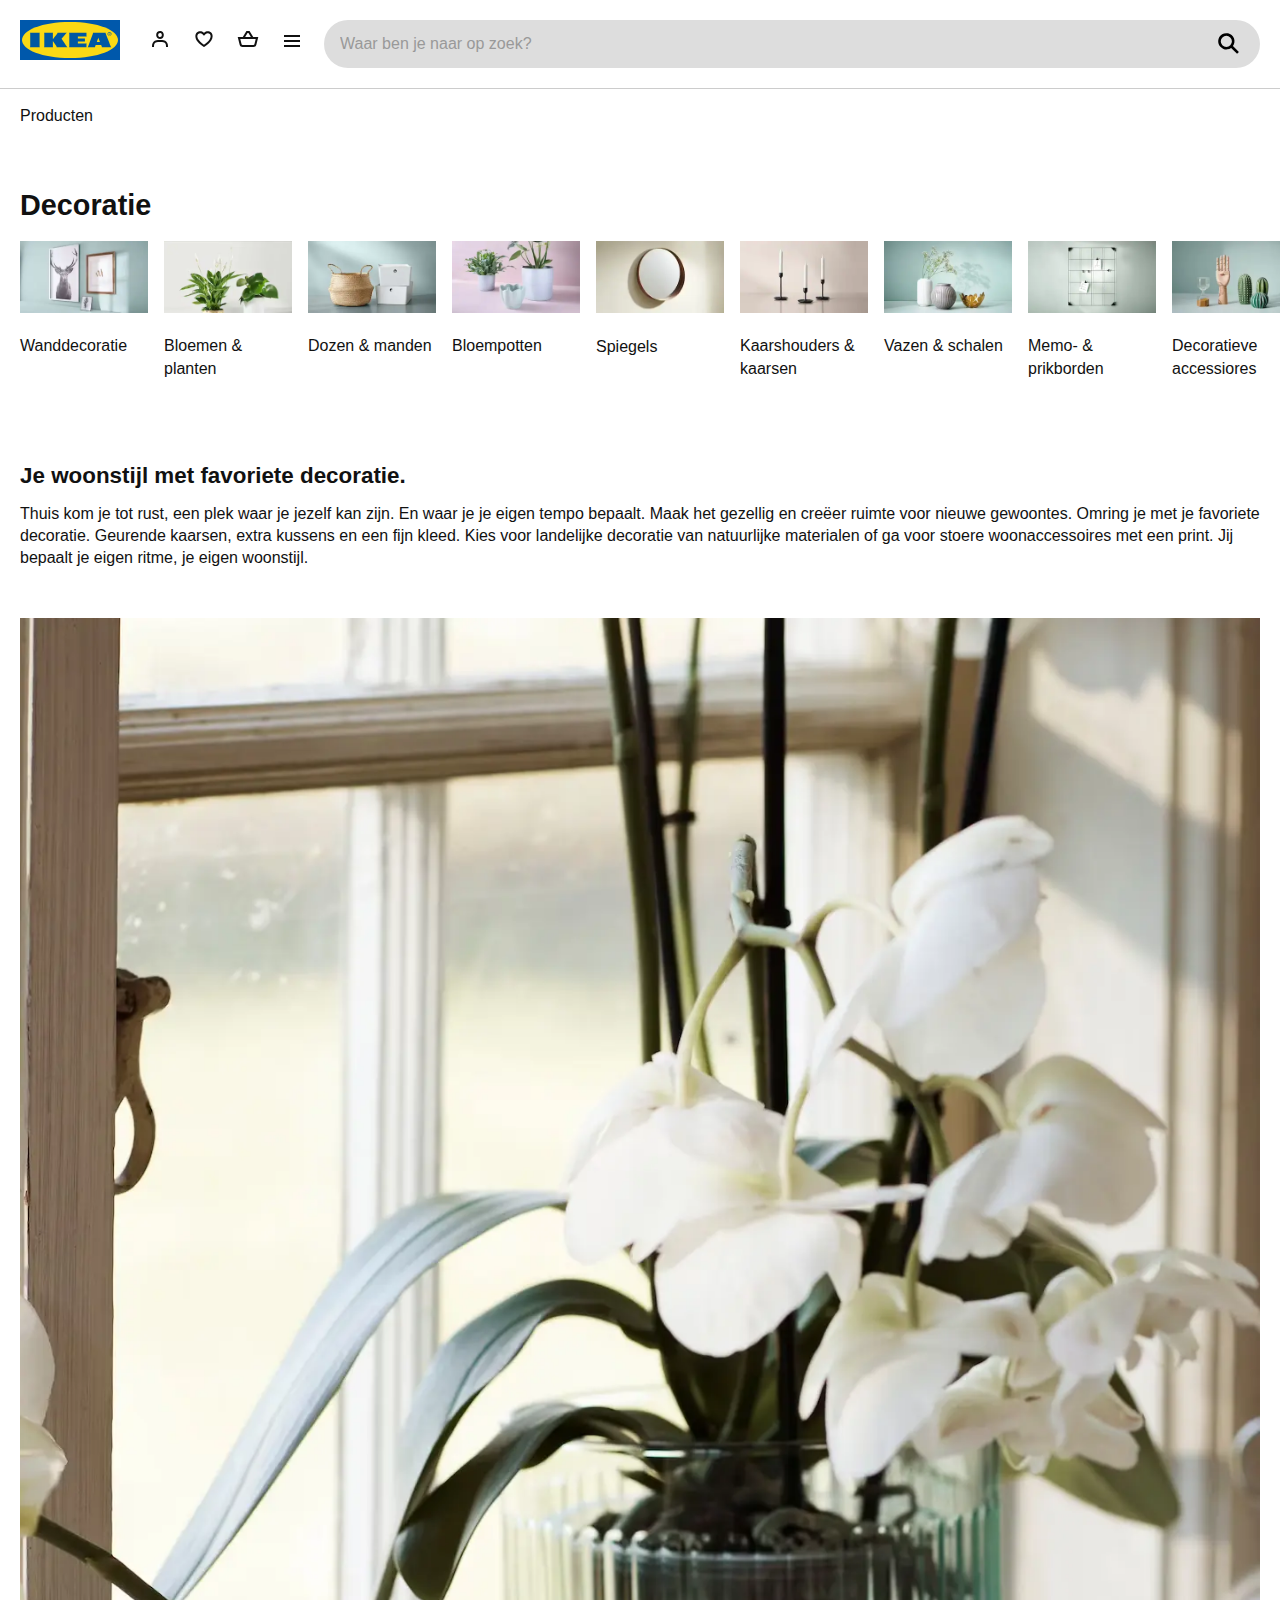
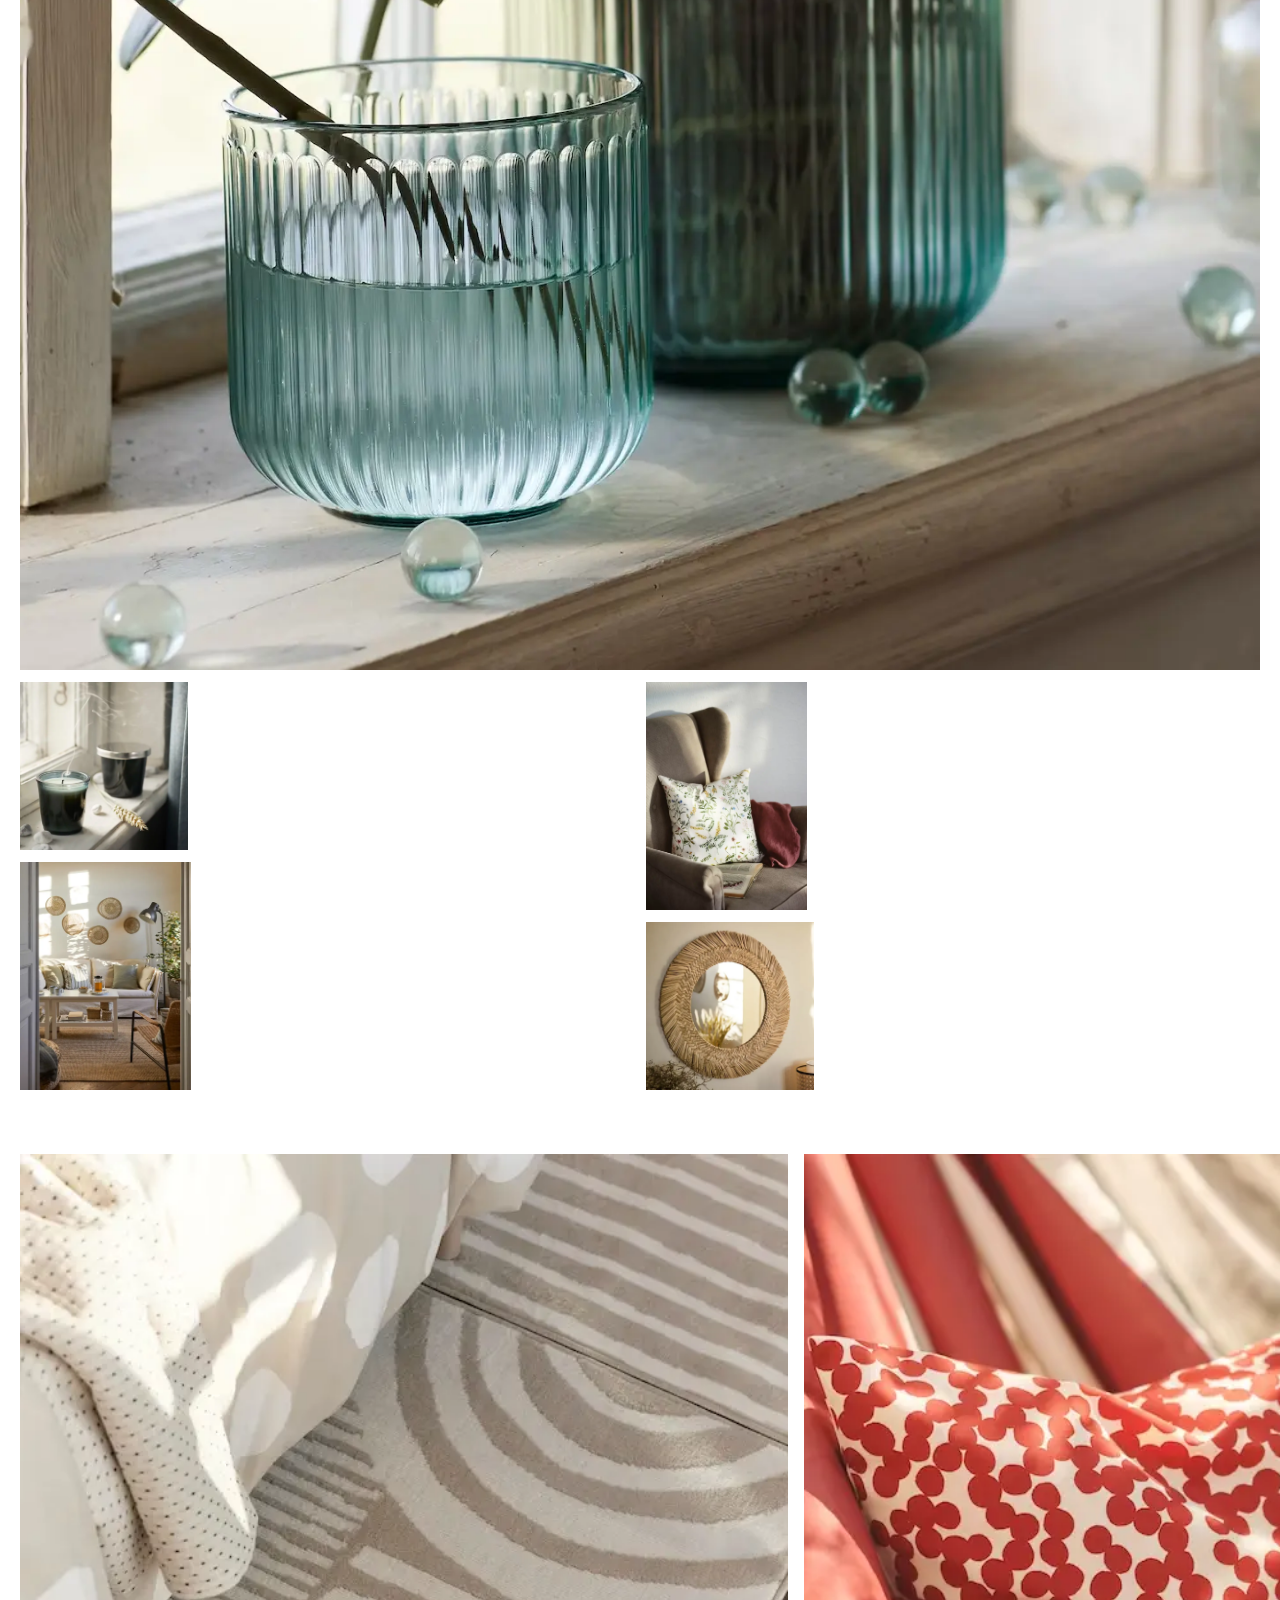
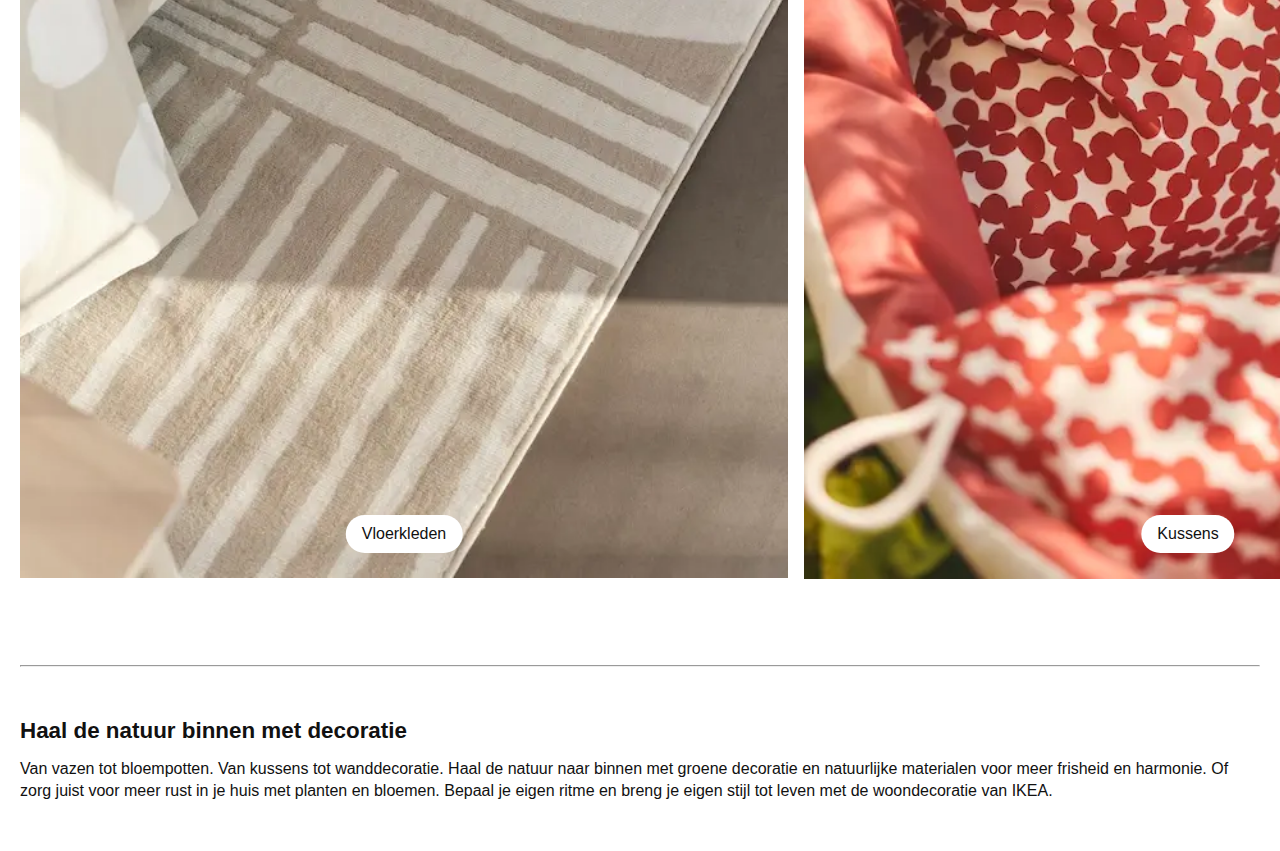
<file: index.html>
<!doctype html>
<html lang="nl">
	
<head>
	<meta charset="UTF-8">
	<meta name="author" content="Joppe Koops">
	<meta name="viewport" content="width=device-width, initial-scale=1">
	
	<title>Howdy FED2223</title>
	
	<link href="styles/style.css" rel="stylesheet">
	<link rel="icon" type="image/svg+xml" href="images/favicon.svg">
</head>

<body class="decoratie">

	<header>
		<a href="planten.html" title="start pagina"><img src="images/ikea-logo.svg" alt=""></a>
		<nav>
			<ul>
				<li><a href="planten.html" title="account">
					<svg focusable="false" viewBox="0 0 24 24" xmlns="http://www.w3.org/2000/svg">
   						<path fill-rule="evenodd" clip-rule="evenodd" d="M10.6724 6.4678c.2734-.2812.6804-.4707 1.3493-.4707.3971 0 .705.0838.9529.2225.241.1348.4379.3311.5934.6193l.0033.006c.1394.2541.237.6185.237 1.1403 0 .7856-.2046 1.2451-.4796 1.5278l-.0048.005c-.2759.2876-.679.4764-1.334.4764-.3857 0-.6962-.082-.956-.2241-.2388-.1344-.4342-.3293-.5888-.6147-.1454-.275-.2419-.652-.2419-1.1704 0-.7902.2035-1.2442.4692-1.5174zm1.3493-2.4717c-1.0834 0-2.054.3262-2.7838 1.0766-.7376.7583-1.0358 1.781-1.0358 2.9125 0 .7656.1431 1.483.4773 2.112l.0031.0058c.3249.602.785 1.084 1.3777 1.4154l.0062.0035c.5874.323 1.2368.4736 1.9235.4736 1.0818 0 2.0484-.3333 2.7755-1.0896.7406-.7627 1.044-1.786 1.044-2.9207 0-.7629-.1421-1.4784-.482-2.0996-.3247-.6006-.7844-1.0815-1.376-1.4125-.5858-.3276-1.2388-.477-1.9297-.477zM6.4691 16.8582c.2983-.5803.7228-1.0273 1.29-1.3572.5582-.3191 1.2834-.5049 2.2209-.5049h4.04c.9375 0 1.6626.1858 2.2209.5049.5672.3299.9917.7769 1.29 1.3572.3031.5896.4691 1.2936.4691 2.1379v1h2v-1c0-1.1122-.2205-2.1384-.6904-3.0523a5.3218 5.3218 0 0 0-2.0722-2.1769c-.9279-.5315-2.0157-.7708-3.2174-.7708H9.98c-1.1145 0-2.2483.212-3.2225.7737-.8982.5215-1.5928 1.2515-2.0671 2.174C4.2205 16.8577 4 17.8839 4 18.9961v1h2v-1c0-.8443.166-1.5483.4691-2.1379z"></path>
					</svg>
				</a></li>
				<li><a href="planten.html" title="favorieten">
					<svg focusable="false" viewBox="0 0 24 24" xmlns="http://www.w3.org/2000/svg">
						<path fill-rule="evenodd" clip-rule="evenodd" d="M19.205 5.599c.9541.954 1.4145 2.2788 1.4191 3.6137 0 3.0657-2.2028 5.7259-4.1367 7.5015-1.2156 1.1161-2.5544 2.1393-3.9813 2.9729L12 20.001l-.501-.3088c-.9745-.5626-1.8878-1.2273-2.7655-1.9296-1.1393-.9117-2.4592-2.1279-3.5017-3.5531-1.0375-1.4183-1.8594-3.1249-1.8597-4.9957-.0025-1.2512.3936-2.5894 1.419-3.6149 1.8976-1.8975 4.974-1.8975 6.8716 0l.3347.3347.336-.3347c1.8728-1.8722 4.9989-1.8727 6.8716 0zm-7.2069 12.0516c.6695-.43 1.9102-1.2835 3.1366-2.4096 1.8786-1.7247 3.4884-3.8702 3.4894-6.0264-.0037-.849-.2644-1.6326-.8333-2.2015-1.1036-1.1035-2.9413-1.0999-4.0445.0014l-1.7517 1.7448-1.7461-1.7462c-1.1165-1.1164-2.9267-1.1164-4.0431 0-1.6837 1.6837-.5313 4.4136.6406 6.0156.8996 1.2298 2.0728 2.3207 3.137 3.1722a24.3826 24.3826 0 0 0 2.0151 1.4497z"></path>
				  </svg>
				</a></li>
				<li><a href="planten.html" title="winkelwagen">
					<svg focusable="false" viewBox="0 0 24 24" xmlns="http://www.w3.org/2000/svg">
						<path fill-rule="evenodd" clip-rule="evenodd" d="M10.9994 4h-.5621l-.2922.4802-3.357 5.517h-5.069l.3107 1.2425 1.6212 6.4851c.334 1.3355 1.5339 2.2724 2.9105 2.2724h10.8769c1.3766 0 2.5765-.9369 2.9104-2.2724l1.6213-6.4851.3106-1.2425h-5.0695l-3.3574-5.517L13.5618 4h-2.5624zm3.8707 5.9972L12.4376 6h-.8761L9.1292 9.9972h5.7409zm-9.2787 7.2425-1.3106-5.2425h15.4384l-1.3106 5.2425a1 1 0 0 1-.9701.7575H6.5615a1 1 0 0 1-.97-.7575z"></path>
					</svg>
				</a></li>
				<li><button title="open navigatie">
					<svg focusable="false" viewBox="0 0 24 24" xmlns="http://www.w3.org/2000/svg">
						<path fill-rule="evenodd" clip-rule="evenodd" d="M20 8H4V6h16v2zm0 5H4v-2h16v2zm0 5H4v-2h16v2z"></path>
					</svg>
				</button></li>
			</ul>
		</nav>
		<nav>
			<a href="planten.html" title="start pagina"><img src="images/ikea-logo.svg" alt=""></a>
			<button title="sluit navigatie">
				<svg focusable="false" viewBox="0 0 24 24" xmlns="http://www.w3.org/2000/svg">
   					<path fill-rule="evenodd" clip-rule="evenodd" d="m11.9997 13.4149 4.9498 4.9497 1.4142-1.4142-4.9498-4.9497 4.9498-4.9498-1.4142-1.4142-4.9498 4.9498L7.05 5.6367 5.6357 7.051l4.9498 4.9498-4.9497 4.9497L7.05 18.3646l4.9497-4.9497z"></path>
  				</svg>
			</button>
			<a href="planten.html">
				<svg focusable="false" viewBox="0 0 24 24" xmlns="http://www.w3.org/2000/svg">
   					<path fill-rule="evenodd" clip-rule="evenodd" d="M10.6724 6.4678c.2734-.2812.6804-.4707 1.3493-.4707.3971 0 .705.0838.9529.2225.241.1348.4379.3311.5934.6193l.0033.006c.1394.2541.237.6185.237 1.1403 0 .7856-.2046 1.2451-.4796 1.5278l-.0048.005c-.2759.2876-.679.4764-1.334.4764-.3857 0-.6962-.082-.956-.2241-.2388-.1344-.4342-.3293-.5888-.6147-.1454-.275-.2419-.652-.2419-1.1704 0-.7902.2035-1.2442.4692-1.5174zm1.3493-2.4717c-1.0834 0-2.054.3262-2.7838 1.0766-.7376.7583-1.0358 1.781-1.0358 2.9125 0 .7656.1431 1.483.4773 2.112l.0031.0058c.3249.602.785 1.084 1.3777 1.4154l.0062.0035c.5874.323 1.2368.4736 1.9235.4736 1.0818 0 2.0484-.3333 2.7755-1.0896.7406-.7627 1.044-1.786 1.044-2.9207 0-.7629-.1421-1.4784-.482-2.0996-.3247-.6006-.7844-1.0815-1.376-1.4125-.5858-.3276-1.2388-.477-1.9297-.477zM6.4691 16.8582c.2983-.5803.7228-1.0273 1.29-1.3572.5582-.3191 1.2834-.5049 2.2209-.5049h4.04c.9375 0 1.6626.1858 2.2209.5049.5672.3299.9917.7769 1.29 1.3572.3031.5896.4691 1.2936.4691 2.1379v1h2v-1c0-1.1122-.2205-2.1384-.6904-3.0523a5.3218 5.3218 0 0 0-2.0722-2.1769c-.9279-.5315-2.0157-.7708-3.2174-.7708H9.98c-1.1145 0-2.2483.212-3.2225.7737-.8982.5215-1.5928 1.2515-2.0671 2.174C4.2205 16.8577 4 17.8839 4 18.9961v1h2v-1c0-.8443.166-1.5483.4691-2.1379z"></path>
				</svg>
			Hej, log in of meld je aan</a>
			<ul>
				<li><a href="">Producten</a></li>
				<li><a href="">Ruimte</a></li>
				<li><a href="">Nieuw</a></li>
				<li><a href="">Aanbiedingen</a></li>
			</ul>

			<ul>
				<li><a href="">IKEA Family</a></li>
				<li><a href="">IKEA Winkels</a></li>
				<li><a href="">Zweeds restaurant</a></li>
				<li><a href="">Werken bij IKEA</a></li>
				<li><a href="">Wooninspiratie</a></li>
				<li><a href="">Klantenservice</a></li>
				<li><a href="">IKEA for business</a></li>
			</ul>
		</nav>
		<form>
			<input type="search" placeholder="Waar ben je naar op zoek?"><input type="submit" value="" title="zoeken">
		</form>
	</header>

	<main>
		<ol aria-label="breadcrumbs">
			<li><a aria-current="page" href="planten.html">Producten</a></li>
		</ol>

		<h1>Decoratie</h1>
		<ul aria-label="decoratie subcategorieën">
			<!-- Bron skip link: https://css-tricks.com/how-to-create-a-skip-to-content-link/ -->
			<li><a href="#section-1"><img src="images/arrow-right.svg" alt="">Sla lijst over</a></li>
			<li><a href="planten.html"><img src="images/wanddecoratie.webp" alt="">Wanddecoratie</a></li>
			<li><a href="planten.html"><img src="images/bloemen-en-planten.webp" alt="">Bloemen & planten</a></li>
			<li><a href="planten.html"><img src="images/dozen-en-manden.webp" alt="">Dozen & manden</a></li>
			<li><a href="planten.html"><img src="images/bloempotten.webp" alt="">Bloempotten</a></li>
			<li><a href="planten.html"><img src="images/spiegels.webp" alt="">Spiegels</a></li>
			<li><a href="planten.html"><img src="images/kaarshouders-en-kaarsen.webp" alt="">Kaarshouders & kaarsen</a></li>
			<li><a href="planten.html"><img src="images/vazen-en-schalen.webp" alt="">Vazen & schalen</a></li>
			<li><a href="planten.html"><img src="images/memo-en-prikborden.webp" alt="">Memo- & prikborden</a></li>
			<li><a href="planten.html"><img src="images/decoratieve-accessiores.webp" alt="">Decoratieve accessiores</a></li>
			<li><a href="planten.html"><img src="images/inpakpapier-en-kantoorartikelen.webp" alt="">Inpakpapier & kantoorartikelen</a></li>
			<li><a href="planten.html"><img src="images/klokken.webp" alt="">Klokken</a></li>
			<li><a href="planten.html"><img src="images/geurstokjes-en-potpourri.webp" alt="">Geurstokjes & potpourri</a></li>
		</ul>

		<section id="section-1">
			<h2>Je woonstijl met favoriete decoratie.</h2>
			<p>Thuis kom je tot rust, een plek waar je jezelf kan zijn. En waar je je eigen tempo bepaalt. Maak het gezellig en creëer ruimte voor nieuwe gewoontes. Omring je met je favoriete decoratie. Geurende kaarsen, extra kussens en een fijn kleed. Kies voor landelijke decoratie van natuurlijke materialen of ga voor stoere woonaccessoires met een print. Jij bepaalt je eigen ritme, je eigen woonstijl.</p>

			<ul id="gallery-1">
				<li><img src="images/decoratie1.webp" alt=""></li>
				<li><img src="images/decoratie2.webp" alt=""></li>
				<li><img src="images/decoratie4.webp" alt=""></li>
				<li><img src="images/decoratie3.webp" alt=""></li>
				<li><img src="images/decoratie5.webp" alt=""></li>
			</ul>

			<ul>
				<li><a href="#section-2"><img src="images/arrow-right.svg" alt="">Sla lijst over</a></li>
				<li><img src="images/vloerkleden.webp" alt=""><a href="">Vloerkleden</a></li>
				<li><img src="images/kussens.webp" alt=""><a href="">Kussens</a></li>
				<li><img src="images/verlichting.webp" alt=""><a href="">Verlichting</a></li>
				<li><img src="images/spiegels2.webp" alt=""><a href="">Spiegels</a></li>
				<li><img src="images/gordijnen.webp" alt=""><a href="">Gordijnen</a></li>
			</ul>
		</section>

		<hr>

		<section id="section-2">
			<h2>Haal de natuur binnen met decoratie</h2>
			<p>Van vazen tot bloempotten. Van kussens tot wanddecoratie. Haal de natuur naar binnen met groene decoratie en natuurlijke materialen voor meer frisheid en harmonie. Of zorg juist voor meer rust in je huis met planten en bloemen. Bepaal je eigen ritme en breng je eigen stijl tot leven met de woondecoratie van IKEA.</p>
		</section>
	</main>

	<footer></footer>

	<script defer src="scripts/script.js"></script>
</body>
	
</html>
</file>
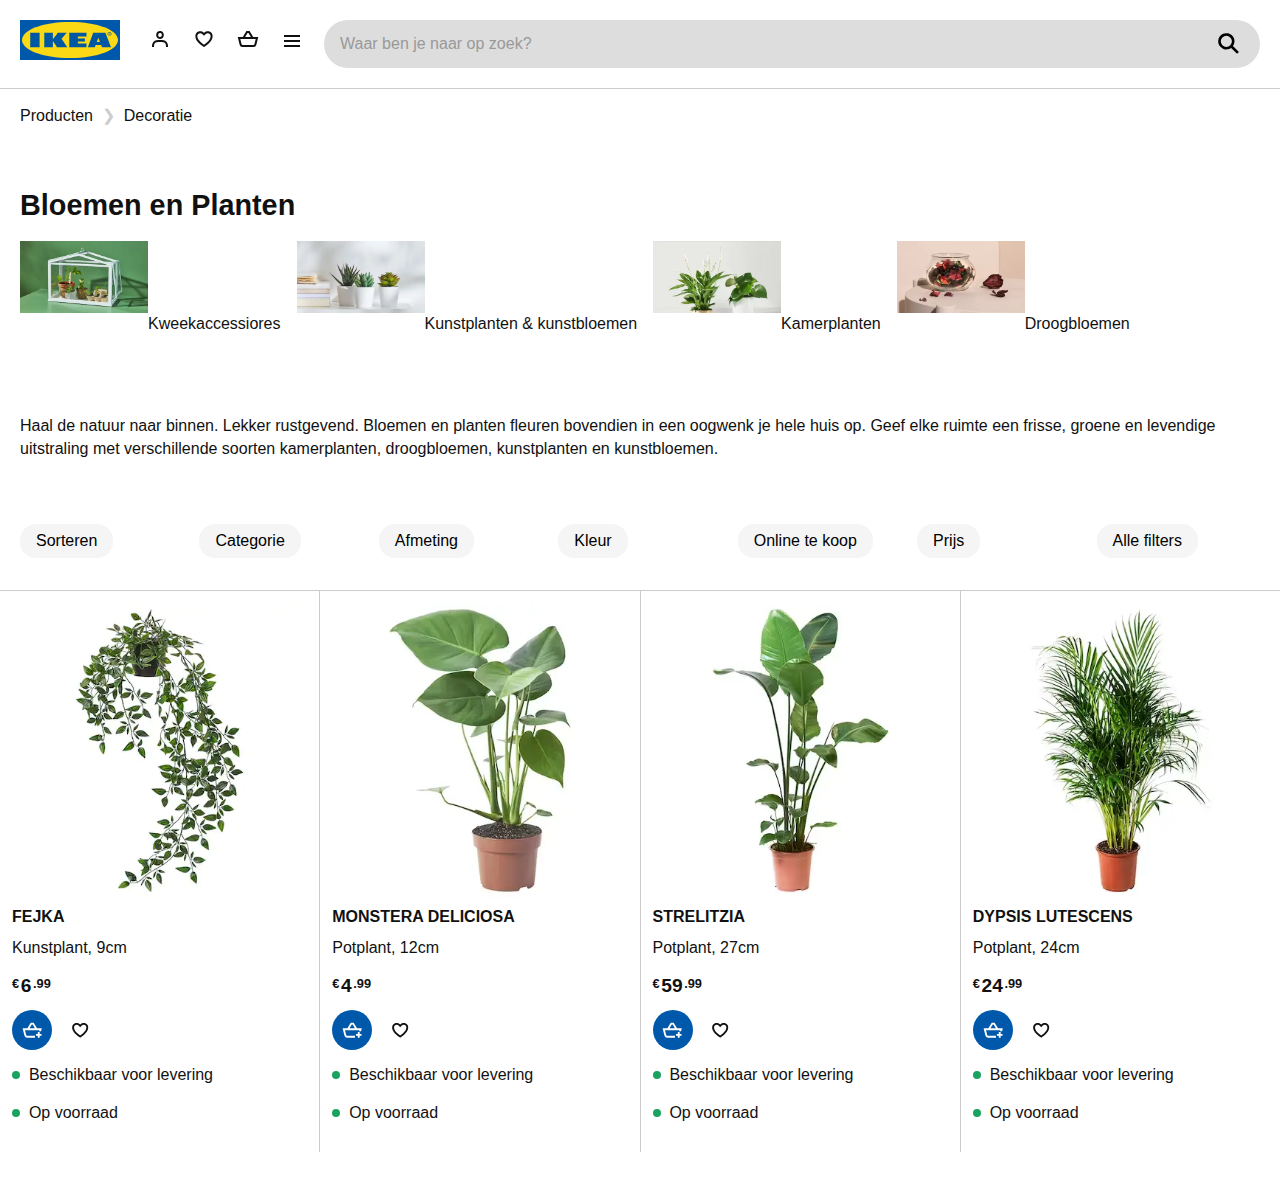
<file: planten.html>
<!doctype html>
<html lang="nl">
	
<head>
	<meta charset="UTF-8">
	<meta name="author" content="Joppe Koops">
	<meta name="viewport" content="width=device-width, initial-scale=1">
	
	<title>Howdy FED2223</title>
	
	<link href="styles/style.css" rel="stylesheet">
	<link rel="icon" type="image/svg+xml" href="images/favicon.svg">
</head>

<body class="planten">

	<header>
		<a href="index.html" title="start pagina"><img src="images/ikea-logo.svg" alt=""></a>
		<nav>
			<ul>
				<li><a href="index.html" title="account">
					<svg focusable="false" viewBox="0 0 24 24" xmlns="http://www.w3.org/2000/svg">
   						<path fill-rule="evenodd" clip-rule="evenodd" d="M10.6724 6.4678c.2734-.2812.6804-.4707 1.3493-.4707.3971 0 .705.0838.9529.2225.241.1348.4379.3311.5934.6193l.0033.006c.1394.2541.237.6185.237 1.1403 0 .7856-.2046 1.2451-.4796 1.5278l-.0048.005c-.2759.2876-.679.4764-1.334.4764-.3857 0-.6962-.082-.956-.2241-.2388-.1344-.4342-.3293-.5888-.6147-.1454-.275-.2419-.652-.2419-1.1704 0-.7902.2035-1.2442.4692-1.5174zm1.3493-2.4717c-1.0834 0-2.054.3262-2.7838 1.0766-.7376.7583-1.0358 1.781-1.0358 2.9125 0 .7656.1431 1.483.4773 2.112l.0031.0058c.3249.602.785 1.084 1.3777 1.4154l.0062.0035c.5874.323 1.2368.4736 1.9235.4736 1.0818 0 2.0484-.3333 2.7755-1.0896.7406-.7627 1.044-1.786 1.044-2.9207 0-.7629-.1421-1.4784-.482-2.0996-.3247-.6006-.7844-1.0815-1.376-1.4125-.5858-.3276-1.2388-.477-1.9297-.477zM6.4691 16.8582c.2983-.5803.7228-1.0273 1.29-1.3572.5582-.3191 1.2834-.5049 2.2209-.5049h4.04c.9375 0 1.6626.1858 2.2209.5049.5672.3299.9917.7769 1.29 1.3572.3031.5896.4691 1.2936.4691 2.1379v1h2v-1c0-1.1122-.2205-2.1384-.6904-3.0523a5.3218 5.3218 0 0 0-2.0722-2.1769c-.9279-.5315-2.0157-.7708-3.2174-.7708H9.98c-1.1145 0-2.2483.212-3.2225.7737-.8982.5215-1.5928 1.2515-2.0671 2.174C4.2205 16.8577 4 17.8839 4 18.9961v1h2v-1c0-.8443.166-1.5483.4691-2.1379z"></path>
					</svg>
				</a></li>
				<li><a href="index.html" title="favorieten" class="favorieten">
					<span>0</span>
					<svg focusable="false" viewBox="0 0 24 24" xmlns="http://www.w3.org/2000/svg">
						<path fill-rule="evenodd" clip-rule="evenodd" d="M19.205 5.599c.9541.954 1.4145 2.2788 1.4191 3.6137 0 3.0657-2.2028 5.7259-4.1367 7.5015-1.2156 1.1161-2.5544 2.1393-3.9813 2.9729L12 20.001l-.501-.3088c-.9745-.5626-1.8878-1.2273-2.7655-1.9296-1.1393-.9117-2.4592-2.1279-3.5017-3.5531-1.0375-1.4183-1.8594-3.1249-1.8597-4.9957-.0025-1.2512.3936-2.5894 1.419-3.6149 1.8976-1.8975 4.974-1.8975 6.8716 0l.3347.3347.336-.3347c1.8728-1.8722 4.9989-1.8727 6.8716 0zm-7.2069 12.0516c.6695-.43 1.9102-1.2835 3.1366-2.4096 1.8786-1.7247 3.4884-3.8702 3.4894-6.0264-.0037-.849-.2644-1.6326-.8333-2.2015-1.1036-1.1035-2.9413-1.0999-4.0445.0014l-1.7517 1.7448-1.7461-1.7462c-1.1165-1.1164-2.9267-1.1164-4.0431 0-1.6837 1.6837-.5313 4.4136.6406 6.0156.8996 1.2298 2.0728 2.3207 3.137 3.1722a24.3826 24.3826 0 0 0 2.0151 1.4497z"></path>
				  </svg>
				</a></li>
				<li><a href="index.html" title="winkelwagen" class="winkelwagen">
					<span>0</span>
					<svg focusable="false" viewBox="0 0 24 24" xmlns="http://www.w3.org/2000/svg">
						<path fill-rule="evenodd" clip-rule="evenodd" d="M10.9994 4h-.5621l-.2922.4802-3.357 5.517h-5.069l.3107 1.2425 1.6212 6.4851c.334 1.3355 1.5339 2.2724 2.9105 2.2724h10.8769c1.3766 0 2.5765-.9369 2.9104-2.2724l1.6213-6.4851.3106-1.2425h-5.0695l-3.3574-5.517L13.5618 4h-2.5624zm3.8707 5.9972L12.4376 6h-.8761L9.1292 9.9972h5.7409zm-9.2787 7.2425-1.3106-5.2425h15.4384l-1.3106 5.2425a1 1 0 0 1-.9701.7575H6.5615a1 1 0 0 1-.97-.7575z"></path>
					</svg>
					<div class="laser"></div>
				</a></li>
				<li><button title="open navigatie">
					<svg focusable="false" viewBox="0 0 24 24" xmlns="http://www.w3.org/2000/svg">
						<path fill-rule="evenodd" clip-rule="evenodd" d="M20 8H4V6h16v2zm0 5H4v-2h16v2zm0 5H4v-2h16v2z"></path>
					</svg>
				</button></li>
			</ul>
		</nav>
		<nav>
			<a href="index.html" title="start pagina"><img src="images/ikea-logo.svg" alt=""></a>
			<button title="sluit navigatie">
				<svg focusable="false" viewBox="0 0 24 24" xmlns="http://www.w3.org/2000/svg">
   					<path fill-rule="evenodd" clip-rule="evenodd" d="m11.9997 13.4149 4.9498 4.9497 1.4142-1.4142-4.9498-4.9497 4.9498-4.9498-1.4142-1.4142-4.9498 4.9498L7.05 5.6367 5.6357 7.051l4.9498 4.9498-4.9497 4.9497L7.05 18.3646l4.9497-4.9497z"></path>
  				</svg>
			</button>
			<a href="index.html">
				<svg focusable="false" viewBox="0 0 24 24" xmlns="http://www.w3.org/2000/svg">
   					<path fill-rule="evenodd" clip-rule="evenodd" d="M10.6724 6.4678c.2734-.2812.6804-.4707 1.3493-.4707.3971 0 .705.0838.9529.2225.241.1348.4379.3311.5934.6193l.0033.006c.1394.2541.237.6185.237 1.1403 0 .7856-.2046 1.2451-.4796 1.5278l-.0048.005c-.2759.2876-.679.4764-1.334.4764-.3857 0-.6962-.082-.956-.2241-.2388-.1344-.4342-.3293-.5888-.6147-.1454-.275-.2419-.652-.2419-1.1704 0-.7902.2035-1.2442.4692-1.5174zm1.3493-2.4717c-1.0834 0-2.054.3262-2.7838 1.0766-.7376.7583-1.0358 1.781-1.0358 2.9125 0 .7656.1431 1.483.4773 2.112l.0031.0058c.3249.602.785 1.084 1.3777 1.4154l.0062.0035c.5874.323 1.2368.4736 1.9235.4736 1.0818 0 2.0484-.3333 2.7755-1.0896.7406-.7627 1.044-1.786 1.044-2.9207 0-.7629-.1421-1.4784-.482-2.0996-.3247-.6006-.7844-1.0815-1.376-1.4125-.5858-.3276-1.2388-.477-1.9297-.477zM6.4691 16.8582c.2983-.5803.7228-1.0273 1.29-1.3572.5582-.3191 1.2834-.5049 2.2209-.5049h4.04c.9375 0 1.6626.1858 2.2209.5049.5672.3299.9917.7769 1.29 1.3572.3031.5896.4691 1.2936.4691 2.1379v1h2v-1c0-1.1122-.2205-2.1384-.6904-3.0523a5.3218 5.3218 0 0 0-2.0722-2.1769c-.9279-.5315-2.0157-.7708-3.2174-.7708H9.98c-1.1145 0-2.2483.212-3.2225.7737-.8982.5215-1.5928 1.2515-2.0671 2.174C4.2205 16.8577 4 17.8839 4 18.9961v1h2v-1c0-.8443.166-1.5483.4691-2.1379z"></path>
				</svg>
			Hej, log in of meld je aan</a>
			<ul>
				<li><a href="">Producten</a></li>
				<li><a href="">Ruimte</a></li>
				<li><a href="">Nieuw</a></li>
				<li><a href="">Aanbiedingen</a></li>
			</ul>

			<ul>
				<li><a href="">IKEA Family</a></li>
				<li><a href="">IKEA Winkels</a></li>
				<li><a href="">Zweeds restaurant</a></li>
				<li><a href="">Werken bij IKEA</a></li>
				<li><a href="">Wooninspiratie</a></li>
				<li><a href="">Klantenservice</a></li>
				<li><a href="">IKEA for business</a></li>
			</ul>
		</nav>
		<form role="search"><input type="search" placeholder="Waar ben je naar op zoek?"><input type="submit" value="" title="zoeken"></form>
	</header>

	<main>
		<ol aria-label="breadcrumbs">
			<li><a href="">Producten</a></li>
			<li><a aria-current="page" href="">Decoratie</a></li>
		</ol>

		<h1>Bloemen en Planten</h1>
		<ul aria-label="bloemen en planten subcategorieën">
			<li><a href="#products"><img src="images/arrow-right.svg" alt="">Sla lijst over</a></li>
			<li><a href="index.html"><img src="images/kweekaccessoires.webp" alt="">Kweekaccessiores</a></li>
			<li><a href="index.html"><img src="images/kunstplanten-en-kunstbloemen.webp" alt="">Kunstplanten & kunstbloemen</a></li>
			<li><a href="index.html"><img src="images/kamerplanten.webp" alt="">Kamerplanten</a></li>
			<li><a href="index.html"><img src="images/droogbloemen.webp" alt="">Droogbloemen</a></li>
		</ul>
		<p>Haal de natuur naar binnen. Lekker rustgevend. Bloemen en planten fleuren bovendien in een oogwenk je hele huis op. Geef elke ruimte een frisse, groene en levendige uitstraling met verschillende soorten kamerplanten, droogbloemen, kunstplanten en kunstbloemen.</p>

		<section id="products">
			<ul>
				<li><button>Sorteren</button></li>
				<li><button>Categorie</button></li>
				<li><button>Afmeting</button></li>
				<li><button>Kleur</button></li>
				<li><button>Online te koop</button></li>
				<li><button>Prijs</button></li>
				<li><button>Alle filters</button></li>
			</ul>
			<ul>
				<li>
					<a href="index.html"><h3>Fejka</h3></a>
					<img src="images/fejka.webp" alt="fejka plant">
					<p>Kunstplant, 9cm</p>
					<p>€<span>6</span>.99</p>
					<button class="buy" title="voeg Fejka toe aan winkelwagen"><svg focusable="false" viewBox="0 0 24 24" xmlns="http://www.w3.org/2000/svg"><path fill-rule="evenodd" clip-rule="evenodd" d="M10.4372 4h3.1244l.2922.4801 3.3574 5.517h5.0694l-.3104 1.2425L21.5303 13h-2.0615l.2506-1.0029H4.2808l1.3106 5.2426a1 1 0 0 0 .9702.7574H15v2H6.5616c-1.3766 0-2.5766-.9369-2.9105-2.2724L2.03 11.2397l-.3107-1.2426H6.788l3.357-5.517L10.4372 4zm2.0003 2L14.87 9.9971H9.1291L11.5614 6h.8761zm5.5586 10v-2h2v2h2v2h-2v2h-2v-2h-2v-2h2z"></path></svg></button>
					<button class="like" title="voeg Fejka toe aan favorieten"><svg focusable="false" viewBox="0 0 24 24" xmlns="http://www.w3.org/2000/svg"><path fill-rule="evenodd" clip-rule="evenodd" d="M19.205 5.599c.9541.954 1.4145 2.2788 1.4191 3.6137 0 3.0657-2.2028 5.7259-4.1367 7.5015-1.2156 1.1161-2.5544 2.1393-3.9813 2.9729L12 20.001l-.501-.3088c-.9745-.5626-1.8878-1.2273-2.7655-1.9296-1.1393-.9117-2.4592-2.1279-3.5017-3.5531-1.0375-1.4183-1.8594-3.1249-1.8597-4.9957-.0025-1.2512.3936-2.5894 1.419-3.6149 1.8976-1.8975 4.974-1.8975 6.8716 0l.3347.3347.336-.3347c1.8728-1.8722 4.9989-1.8727 6.8716 0zm-7.2069 12.0516c.6695-.43 1.9102-1.2835 3.1366-2.4096 1.8786-1.7247 3.4884-3.8702 3.4894-6.0264-.0037-.849-.2644-1.6326-.8333-2.2015-1.1036-1.1035-2.9413-1.0999-4.0445.0014l-1.7517 1.7448-1.7461-1.7462c-1.1165-1.1164-2.9267-1.1164-4.0431 0-1.6837 1.6837-.5313 4.4136.6406 6.0156.8996 1.2298 2.0728 2.3207 3.137 3.1722a24.3826 24.3826 0 0 0 2.0151 1.4497z"></path></svg></button>
					<p>Beschikbaar voor levering</p>
					<p>Op voorraad</p>
				</li>
				<li>
					<a href="index.html"><h3>Monstera Deliciosa</h3></a>
					<img src="images/monstera-deliciosa.webp" alt="monstera deliciosa plant">
					<p>Potplant, 12cm</p>
					<p>€<span>4</span>.99</p>
					<button class="buy" title="voeg Monstera Deliciosa toe aan winkelwagen"><svg focusable="false" viewBox="0 0 24 24" xmlns="http://www.w3.org/2000/svg"><path fill-rule="evenodd" clip-rule="evenodd" d="M10.4372 4h3.1244l.2922.4801 3.3574 5.517h5.0694l-.3104 1.2425L21.5303 13h-2.0615l.2506-1.0029H4.2808l1.3106 5.2426a1 1 0 0 0 .9702.7574H15v2H6.5616c-1.3766 0-2.5766-.9369-2.9105-2.2724L2.03 11.2397l-.3107-1.2426H6.788l3.357-5.517L10.4372 4zm2.0003 2L14.87 9.9971H9.1291L11.5614 6h.8761zm5.5586 10v-2h2v2h2v2h-2v2h-2v-2h-2v-2h2z"></path></svg></button>
					<button class="like" title="voeg Monstera Deliciosa toe aan favorieten"><svg focusable="false" viewBox="0 0 24 24" xmlns="http://www.w3.org/2000/svg"><path fill-rule="evenodd" clip-rule="evenodd" d="M19.205 5.599c.9541.954 1.4145 2.2788 1.4191 3.6137 0 3.0657-2.2028 5.7259-4.1367 7.5015-1.2156 1.1161-2.5544 2.1393-3.9813 2.9729L12 20.001l-.501-.3088c-.9745-.5626-1.8878-1.2273-2.7655-1.9296-1.1393-.9117-2.4592-2.1279-3.5017-3.5531-1.0375-1.4183-1.8594-3.1249-1.8597-4.9957-.0025-1.2512.3936-2.5894 1.419-3.6149 1.8976-1.8975 4.974-1.8975 6.8716 0l.3347.3347.336-.3347c1.8728-1.8722 4.9989-1.8727 6.8716 0zm-7.2069 12.0516c.6695-.43 1.9102-1.2835 3.1366-2.4096 1.8786-1.7247 3.4884-3.8702 3.4894-6.0264-.0037-.849-.2644-1.6326-.8333-2.2015-1.1036-1.1035-2.9413-1.0999-4.0445.0014l-1.7517 1.7448-1.7461-1.7462c-1.1165-1.1164-2.9267-1.1164-4.0431 0-1.6837 1.6837-.5313 4.4136.6406 6.0156.8996 1.2298 2.0728 2.3207 3.137 3.1722a24.3826 24.3826 0 0 0 2.0151 1.4497z"></path></svg></button>
					<p>Beschikbaar voor levering</p>
					<p>Op voorraad</p>

				</li>
				<li>
					<a href="index.html"><h3>Strelitzia</h3></a>
					<img src="images/strelitzia.webp" alt="strelitzia plant">
					<p>Potplant, 27cm</p>
					<p>€<span>59</span>.99</p>
					<button class="buy" title="voeg Strelitzia toe aan winkelwagen"><svg focusable="false" viewBox="0 0 24 24" xmlns="http://www.w3.org/2000/svg"><path fill-rule="evenodd" clip-rule="evenodd" d="M10.4372 4h3.1244l.2922.4801 3.3574 5.517h5.0694l-.3104 1.2425L21.5303 13h-2.0615l.2506-1.0029H4.2808l1.3106 5.2426a1 1 0 0 0 .9702.7574H15v2H6.5616c-1.3766 0-2.5766-.9369-2.9105-2.2724L2.03 11.2397l-.3107-1.2426H6.788l3.357-5.517L10.4372 4zm2.0003 2L14.87 9.9971H9.1291L11.5614 6h.8761zm5.5586 10v-2h2v2h2v2h-2v2h-2v-2h-2v-2h2z"></path></svg></button>
					<button class="like" title="voeg Strelitzia toe aan favorieten"><svg focusable="false" viewBox="0 0 24 24" xmlns="http://www.w3.org/2000/svg"><path fill-rule="evenodd" clip-rule="evenodd" d="M19.205 5.599c.9541.954 1.4145 2.2788 1.4191 3.6137 0 3.0657-2.2028 5.7259-4.1367 7.5015-1.2156 1.1161-2.5544 2.1393-3.9813 2.9729L12 20.001l-.501-.3088c-.9745-.5626-1.8878-1.2273-2.7655-1.9296-1.1393-.9117-2.4592-2.1279-3.5017-3.5531-1.0375-1.4183-1.8594-3.1249-1.8597-4.9957-.0025-1.2512.3936-2.5894 1.419-3.6149 1.8976-1.8975 4.974-1.8975 6.8716 0l.3347.3347.336-.3347c1.8728-1.8722 4.9989-1.8727 6.8716 0zm-7.2069 12.0516c.6695-.43 1.9102-1.2835 3.1366-2.4096 1.8786-1.7247 3.4884-3.8702 3.4894-6.0264-.0037-.849-.2644-1.6326-.8333-2.2015-1.1036-1.1035-2.9413-1.0999-4.0445.0014l-1.7517 1.7448-1.7461-1.7462c-1.1165-1.1164-2.9267-1.1164-4.0431 0-1.6837 1.6837-.5313 4.4136.6406 6.0156.8996 1.2298 2.0728 2.3207 3.137 3.1722a24.3826 24.3826 0 0 0 2.0151 1.4497z"></path></svg></button>
					<p>Beschikbaar voor levering</p>
					<p>Op voorraad</p>
				</li>
				<li>
					<a href="index.html"><h3>Dypsis Lutescens</h3></a>
					<img src="images/dypsis-lutescens.webp" alt="dypsis lutescens plant">
					<p>Potplant, 24cm</p>
					<p>€<span>24</span>.99</p>
					<button class="buy" title="voeg Dypsis Lutescens toe aan winkelwagen"><svg focusable="false" viewBox="0 0 24 24" xmlns="http://www.w3.org/2000/svg"><path fill-rule="evenodd" clip-rule="evenodd" d="M10.4372 4h3.1244l.2922.4801 3.3574 5.517h5.0694l-.3104 1.2425L21.5303 13h-2.0615l.2506-1.0029H4.2808l1.3106 5.2426a1 1 0 0 0 .9702.7574H15v2H6.5616c-1.3766 0-2.5766-.9369-2.9105-2.2724L2.03 11.2397l-.3107-1.2426H6.788l3.357-5.517L10.4372 4zm2.0003 2L14.87 9.9971H9.1291L11.5614 6h.8761zm5.5586 10v-2h2v2h2v2h-2v2h-2v-2h-2v-2h2z"></path></svg></button>
					<button class="like" title="voeg Dypsis Lutescens toe aan favorieten"><svg focusable="false" viewBox="0 0 24 24" xmlns="http://www.w3.org/2000/svg"><path fill-rule="evenodd" clip-rule="evenodd" d="M19.205 5.599c.9541.954 1.4145 2.2788 1.4191 3.6137 0 3.0657-2.2028 5.7259-4.1367 7.5015-1.2156 1.1161-2.5544 2.1393-3.9813 2.9729L12 20.001l-.501-.3088c-.9745-.5626-1.8878-1.2273-2.7655-1.9296-1.1393-.9117-2.4592-2.1279-3.5017-3.5531-1.0375-1.4183-1.8594-3.1249-1.8597-4.9957-.0025-1.2512.3936-2.5894 1.419-3.6149 1.8976-1.8975 4.974-1.8975 6.8716 0l.3347.3347.336-.3347c1.8728-1.8722 4.9989-1.8727 6.8716 0zm-7.2069 12.0516c.6695-.43 1.9102-1.2835 3.1366-2.4096 1.8786-1.7247 3.4884-3.8702 3.4894-6.0264-.0037-.849-.2644-1.6326-.8333-2.2015-1.1036-1.1035-2.9413-1.0999-4.0445.0014l-1.7517 1.7448-1.7461-1.7462c-1.1165-1.1164-2.9267-1.1164-4.0431 0-1.6837 1.6837-.5313 4.4136.6406 6.0156.8996 1.2298 2.0728 2.3207 3.137 3.1722a24.3826 24.3826 0 0 0 2.0151 1.4497z"></path></svg></button>
					<p>Beschikbaar voor levering</p>
					<p>Op voorraad</p>
				</li>
			</ul>
		</section>
	</main>
	<script defer src="scripts/script.js"></script>
</body>
</html>
</file>
<file: styles/style.css>
/**************/
/* CSS REMEDY */
/**************/
*, *::after, *::before {
  box-sizing:border-box;
  padding: 0;
  margin: 0;  
}

button, summary {
	cursor: pointer;
}



/*********************/
/* CUSTOM PROPERTIES */
/*********************/
:root {
	--color-text:#111;
	--color-background:#fff;
	--color-input: #ddd;
	--color-light-grey: #f5f5f5;
	--color-grey: #ccc;
	--color-dark-grey: #999;

	--color-brand: #0058AB;
	--color-brand-secondary: #FBD914;
	--color-succes: #1aa260;
	--color-outline: var(--color-brand);

	--margin-main: 1.25rem;
}


@media (prefers-color-scheme:dark) {

	:root {
		--color-text:#fff;
		--color-background:#111;
		--color-input: #555;
		--color-light-grey: #555;
		--color-grey: #999;
		--color-dark-grey: #ccc;

		--color-outline: var(--color-brand-secondary);
	}

}





/****************/
/* JOUW STYLING */
/****************/

/* jouw code */


/* Google fonts */
@import url('https://fonts.googleapis.com/css2?family=Noto+Sans:ital,wght@0,100;0,200;0,300;0,400;0,500;0,600;0,700;0,800;0,900;1,100;1,200;1,300;1,400;1,500;1,600;1,700;1,800;1,900&display=swap');


/*Algemene Styling */

body {
	width: 100vw;

  background-color:var(--color-background);

  font-family: Noto Sans, sans-serif;
  line-height: 1.4;
  color:var(--color-text);
}

h1 {
	margin-top: 2em;

	font-size: 1.8em;
}

h2 {
	margin-bottom: .5em;

	font-size: 1.4em;
}

p {
	margin-bottom: 1em;
}

a {
	outline-color: var(--color-outline);

	text-decoration: none;
}


/* focus states */

li:focus-within {
	border-radius: .5em;
	outline: 2px solid var(--color-outline);
}

li a {
	outline: none;
}

li button {
	outline: none;
}

button {
	background: none;

	border: none;
}

input[type="submit"]:focus-visible {
	border-radius: .5em;

	outline: 2px solid var(--color-brand-secondary);
}



/* HEADER */

header {
	position: sticky;
	z-index: 5;
	top: 0;
	
	display: flex;
	justify-content: space-between;
	flex-wrap: wrap;
	padding: 1.25em var(--margin-main);
	gap: 1.25em;

	background-color: var(--color-background);
	border-bottom: 1px solid var(--color-grey);
}

header nav:first-of-type ul {
	display: flex;
	margin-right: -.5em;
	gap: .25em;

	list-style: none;
}

header nav:first-of-type li{
	position: relative;
	height: 2.75em;

	display: flex;
	justify-content: center;
	align-items: center;
	padding: 0 .5em;
}

header nav:first-of-type button {
	background-color: transparent;
	border: none;
}

header nav:first-of-type a span{
	position: absolute;
	top: -.1rem;
	right: -.1rem;
	height: 1.2rem;
	aspect-ratio: 1/1;

	display: none;
	justify-content: center;
	align-items: center;

	background-color: var(--color-outline);
	border-radius: 1.2rem;
	
	font-size: .8rem;
	color: var(--color-background);
}

header nav:first-of-type svg {
	width: 1.5rem;
	aspect-ratio: 1/1;

	fill: var(--color-text);
}

header form {
	flex-grow: 1;

	display: flex;
	justify-content: space-between;
	padding: 0.5em 1em;
	
	background-color: var(--color-input);
	border: none;
	border-radius: 2.5em;
}

header form:focus-within {
	outline: 2px solid var(--color-outline);
}

header form input {
	background: none;
	border: none;

	font-size: 1em;
}

header form input[type='search'] {
	width: 100%;

	outline: none;
}

header form input[type='submit'] {
	width: 2em;
	height: 2em;

	background-image: url(../images/search.svg);
	background-repeat: no-repeat;
	background-size: contain;
}

input::placeholder {
	color: var(--color-dark-grey);
}


/* Hamburger Menu */

header nav:nth-of-type(2) {
	position: fixed;
	z-index: 5;
	top: 0;
	left: 0;
	right: 0;
	bottom: 0;
	height: 100vh;
	transform: translateX(-100vw);

	display: none;
	padding: 0 var(--margin-main);
	overflow-y: auto;

	background: var(--color-background);
}

header nav:nth-of-type(2) a {
	color: var(--color-text);
}

header nav:nth-of-type(2) > a:first-of-type {
	position: fixed;
	top: 0;
	left: 0;
	width: 100%;
	
	background-color: var(--color-background);
}

header nav:nth-of-type(2) > a:nth-of-type(2) {
	width: 100%;

	display: flex;
	margin-top: 5em;
	padding-bottom: 1em;
	gap: .5em;
	
	border-bottom: 1px solid var(--color-grey);
}

header nav:nth-of-type(2) > a:nth-of-type(2) svg{
	width: 1.4em;
	height: 1.4em;
	
	margin: 0;
	
	fill: var(--color-text);
}

header nav:nth-of-type(2) > a img {
	margin: 1em var(--margin-main);
}

header nav:nth-of-type(2) > button:first-of-type {
	position: fixed;
	top: 1em;
	right: 1em;
}

header nav:nth-of-type(2) > button svg {
	width: 1.5em;
	height: 1.5em;
	
	font-size: 1.5em;

	fill: var(--color-text);
}

header nav:nth-of-type(2) ul {
	margin-bottom: 3rem;

	list-style: none;
}

header nav:nth-of-type(2) li {
	margin: 2rem 0;
}

header nav:nth-of-type(2) ul:first-of-type {
	font-size: 1.4em;
	font-weight: bold;
}

nav:nth-of-type(2).open {
	transform: translateX(0);
}

nav:nth-of-type(2).show {
	display: block;

	transition: .2s;
}



/* MAIN */

main {
	padding: 0 var(--margin-main);
}

section {
	margin: 3em 0;
}


/* BREADCRUMBS */

main ol:first-of-type {
	display: flex;
	margin: 1em 0;

	list-style: none;
}

main ol:first-of-type li:before {
	content: '❯';

	padding: 1ch;

	color: var(--color-grey);
}

main ol:first-of-type li:first-of-type:before {
	display: none;
}

main ol:first-of-type a{
	color: var(--color-text);
}



/* SLIDERS */

main ul {
	display: flex;
	padding: 1em var(--margin-main) 2em var(--margin-main);
	margin: 0 calc(-1 * var(--margin-main)) 3em calc(-1 * var(--margin-main));
	gap: 1em;
	overflow-x: scroll;

	list-style: none;
}

main ul li {
	position: relative;
}

main ul a {
	color: var(--color-text);
	hyphens: auto;
}

/* Eerste slider */

main > ul:first-of-type img {
	width: 8em;

	margin-bottom: 1em;
}


/* Tweede Slider */

.decoratie section:first-of-type ul:nth-of-type(2) img {
	width: 60vw;
}

.decoratie section:first-of-type ul:nth-of-type(2) a {
	position: absolute;
	z-index: 1; 
	bottom: 2em;
	left: 50%;
	transform: translate(-50%);
	
	padding: .5em 1em;
	
	background-color: var(--color-background);
	border-radius: 2em;
	
	hyphens: none;
}

.decoratie section:first-of-type ul:nth-of-type(2) li:first-of-type a {
	position: static;
}

.decoratie section:first-of-type ul:nth-of-type(2) li:first-of-type img {
	width: 8rem;

	margin: 0;
}


/* Filters Slider */

.planten section ul:first-of-type {
	position: sticky;
	z-index: 3;
  top: 0;

	display: flex;
	margin: 0;

	background-color: var(--color-background);
	border-bottom: 1px solid var(--color-grey);
}

.planten section ul:first-of-type li {
	width: 100%;
}

.planten section ul:first-of-type button {
	padding: .5em 1em;

	background-color: var(--color-light-grey);
	border: none;
	border-radius: 1em;

	font-size: 1em;
	white-space: nowrap;
}



/* Slider Scrollbar  // Bron scrollbar styling: https://www.w3schools.com/howto/howto_css_custom_scrollbar.asp */

/* Height */
main ul::-webkit-scrollbar {
  height: 2px;
}

/* Track */
main ul::-webkit-scrollbar-track {
	margin: 0 var(--margin-main);

  background: var(--color-light-grey);
}
 
/* Handle */
main ul::-webkit-scrollbar-thumb {
  background: var(--color-text);
}

section ul:has(button)::-webkit-scrollbar {
	display: none;
}



/* Lijst skip link */

main ul li:first-of-type {
	position: absolute;
	transform: translateX(-100vw);
}

main ul li:first-of-type:focus-within {
	position: static;
	transform: translateX(0);
}

main ul li:first-of-type img {
	width: 2em;
	height: 2em;
	
	margin: 0 2em;
}

main ul li:first-of-type a {
	position: static;
}



/* GALLERY */

.decoratie section > ul:first-of-type {
	display: grid;
	grid-template-columns: repeat(2, 1fr);
	grid-template-rows: auto repeat(7, 3em);
	gap: .75em;
	margin: 2em 0;
	overflow: auto;
	padding: 1em 0;
}

.decoratie section ul:first-of-type li {
	overflow: hidden;
}

.decoratie section ul:first-of-type li img {
	height: 100%;

	display: block;
}

.decoratie section:first-of-type ul:first-of-type li:first-of-type {
	grid-column: span 2;

	transform: none;

	position: static;
}

.decoratie section:first-of-type ul:first-of-type li:first-of-type img {
	width: 100%;

	margin: 0;
}

section:first-of-type ul:first-of-type li:nth-of-type(2) {
	grid-row: 2/5;
}

section:first-of-type ul:first-of-type li:nth-of-type(3) {
	grid-row: 2/6;
}

section:first-of-type ul:first-of-type li:nth-of-type(4) {
	grid-row: 5/9;
}

section:first-of-type ul:first-of-type li:nth-of-type(5) {
	grid-row: 6/9;
}


/* PRODUCTEN GRID */

.planten section {
	width: 100vw;

	position: relative;
	margin-left: calc(-1 * var(--margin-main));

	background-color: var(--color-grey);
}

.planten section ul:nth-of-type(2) {
	display: grid;
	grid-template-columns: repeat(auto-fit, minmax(10em, 1fr));
	gap: 1px;
	margin: 0;
	padding: 0;
}

.planten section ul:nth-of-type(2) li:focus-within {
	border-radius: 0;
	outline: none;
	}

.planten section ul li:first-of-type {
	position: static;
	transform: none;
}

.planten section ul:nth-of-type(2) li {
	width: 100%;

	display: grid;
	grid-template-columns: 3em 1fr;
	padding: .75em;

	background-color: var(--color-background);
}

.planten section ul:nth-of-type(2) a {
	grid-column: span 2;
	margin: .5rem 0;

	font-size: 1em;
	text-transform: uppercase;
}

.planten section ul:nth-of-type(2) a:focus {
	border-radius: .5em;
	outline: 2px solid var(--color-brand);
}

.planten section ul:nth-of-type(2) h3 {
	font-size: 1rem;
}

.planten section ul:nth-of-type(2) p {
	grid-column: span 2;

	display: flex;
	align-items: center;
}

.planten section ul:nth-of-type(2) p:nth-of-type(3):before, .planten section ul:nth-of-type(2) p:nth-of-type(4):before {
	content: '';

	height: .5rem;
	aspect-ratio: 1/1;

	display: block;
	vertical-align: center;
	margin-right: 1ch;

	background-color: var(--color-succes);
	border-radius: .25rem;
}

.planten section ul:nth-of-type(2) p {
	grid-column: span 2;
}

.planten section ul:nth-of-type(2) p:nth-of-type(2) {
	align-items: flex-start;

	font-size: .8rem;
	font-weight: bold;
}

.planten section ul:nth-of-type(2) li > img {
	grid-column: span 2;
	grid-row: 1;
	
	width: 100%;
	height: initial;
	
	margin: 0;
}

.planten section ul:nth-of-type(2) li > button {
	width: 2.5rem;
	height: 2.5rem;

	display: flex;
	align-items: center;
	justify-content: center;
	margin-bottom: 1em;

	border: none;
	border-radius: 1.25rem;
	
	transition: .2s;
}

.planten section ul:nth-of-type(2) li > button:focus-visible {
	border-radius: .5em;
	outline: 2px solid var(--color-brand-secondary);
}

.planten section ul:nth-of-type(2) li > button:first-of-type {
	background-color: var(--color-brand);
}

.planten section ul:nth-of-type(2) li > button > svg {
	width: 1.4rem;
	height: 1.4rem;
	
	margin: 0;
}

.planten section ul:nth-of-type(2) li > button:first-of-type > svg {
	fill: white;
}

.planten section ul:nth-of-type(2) li > button:nth-of-type(2) > svg {
	fill: var(--color-text);
}

.planten span {
	margin: 0 .1rem;
	
	font-size: 1.2rem;
	line-height: 1.4rem;
}

li.liked > button {
	background-color: var(--color-brand-secondary);
}

.planten section ul:nth-of-type(2) li.liked > button:nth-of-type(2) > svg {
	fill: #111;
}



/* LASER */


.laser {
	position: absolute;
	left: 50%;
	top: 50%;
	width: 2px;
	transform-origin: top center;

	display: none;
	
	background-color: red;
	box-shadow: 0 0 3px red;
}

.laser.on {
	display: block;

	animation: laser .5s;
}

@keyframes laser {
	0% {
		opacity: .8;
	}
	20% {
		opacity: 1;
	}
	100% {
		opacity: 0;
	}
}
</file>
